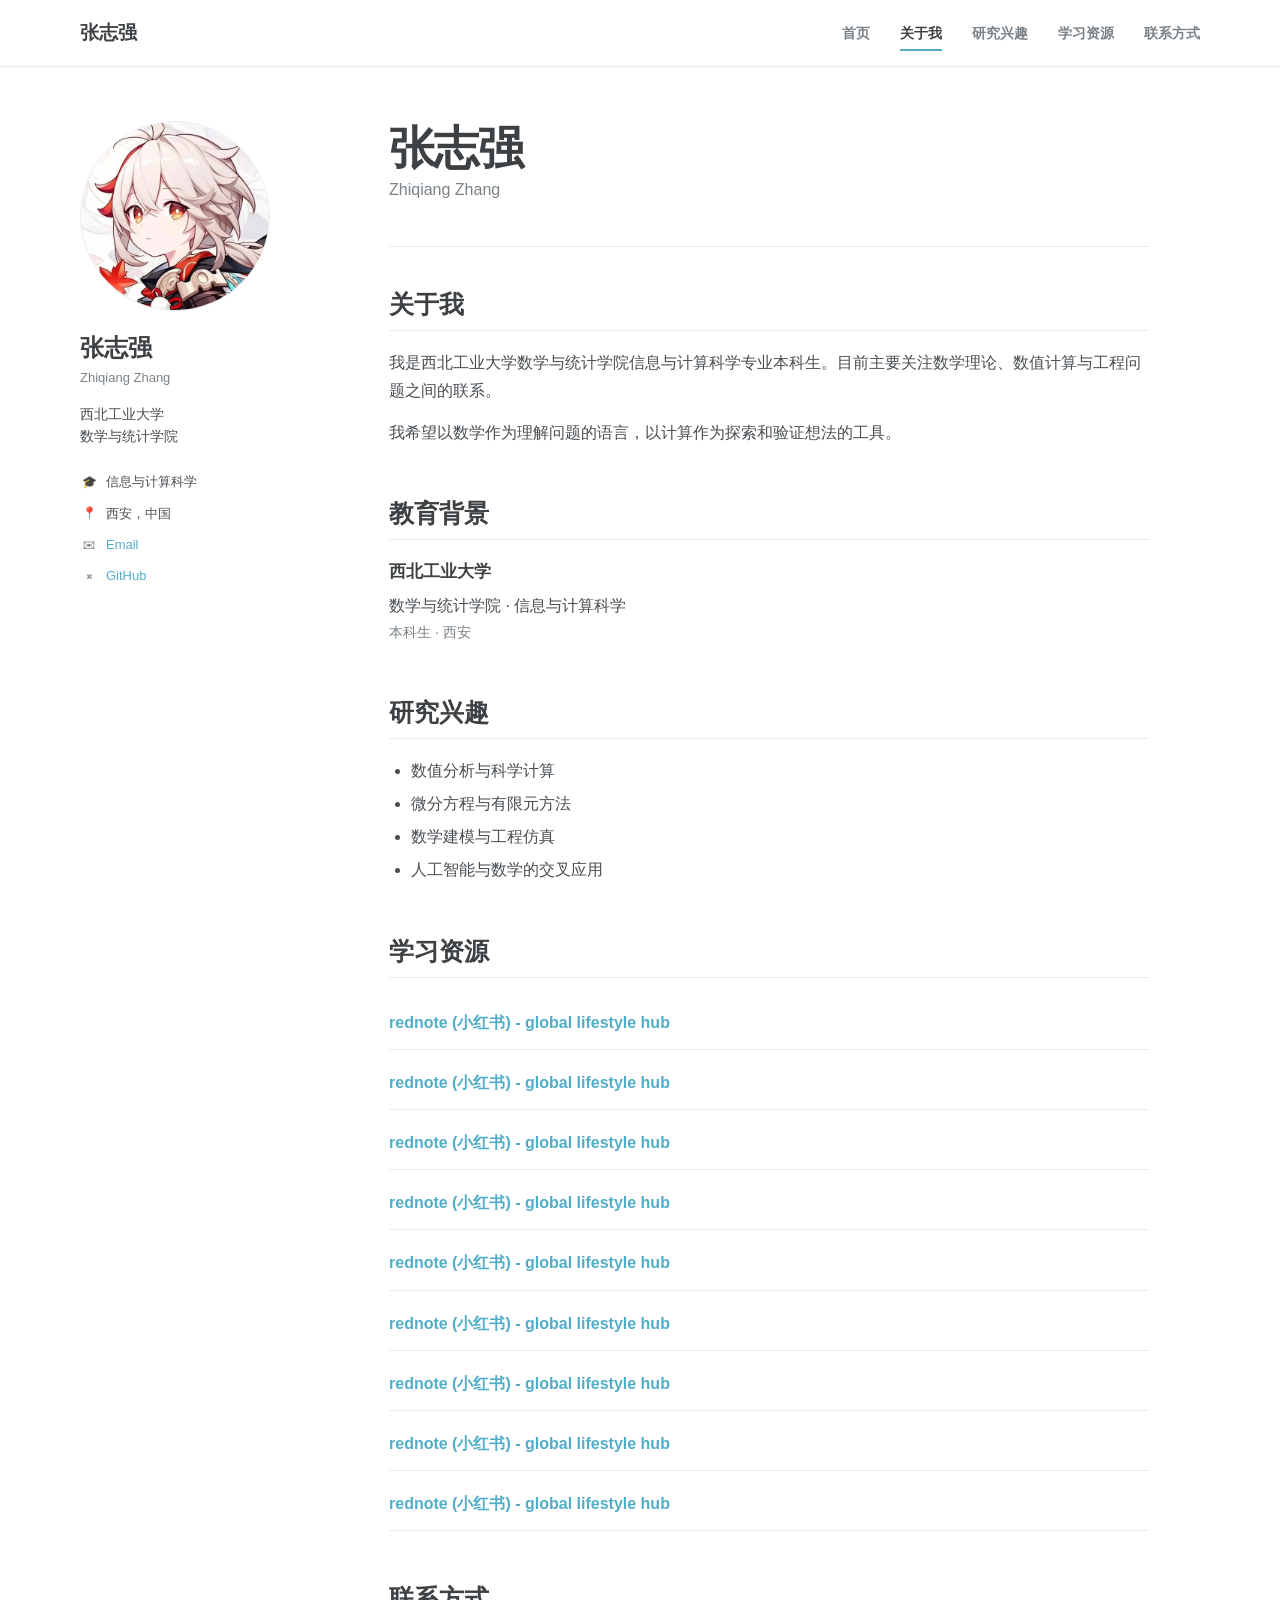
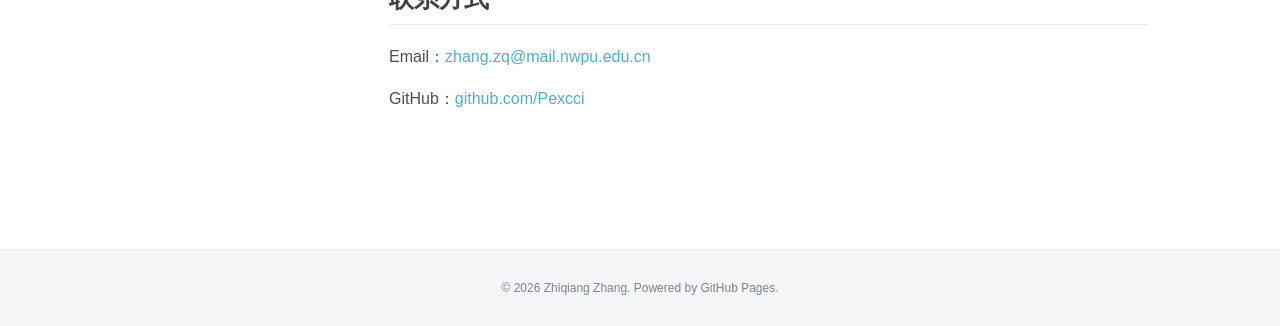
<file: index.html>
<!doctype html>
<html lang="zh-CN">
  <head>
    <meta charset="UTF-8" />
    <meta name="viewport" content="width=device-width, initial-scale=1, viewport-fit=cover" />
    <meta name="description" content="张志强，西北工业大学信息与计算科学专业本科生。" />
    <meta name="theme-color" content="#ffffff" />
    <meta name="apple-mobile-web-app-capable" content="yes" />
    <meta name="apple-mobile-web-app-title" content="张志强" />
    <title>张志强 | Zhiqiang Zhang</title>
    <link rel="manifest" href="manifest.webmanifest" />
    <link rel="icon" href="assets/icon.svg" type="image/svg+xml" />
    <link rel="apple-touch-icon" href="assets/icon.svg" />
    <link rel="stylesheet" href="styles.css" />
    <script src="script.js" defer></script>
  </head>
  <body>
    <a class="skip-link" href="#main">跳到正文</a>

    <header class="masthead">
      <nav class="nav-container" aria-label="主导航">
        <a class="site-title" href="#top">张志强</a>
        <button class="nav-toggle" type="button" aria-expanded="false" aria-controls="site-nav">
          <span></span><span></span><span></span>
          <span class="sr-only">打开导航菜单</span>
        </button>
        <div class="site-nav" id="site-nav">
          <a href="#top">首页</a>
          <a href="#about">关于我</a>
          <a href="#interests">研究兴趣</a>
          <a href="#resources">学习资源</a>
          <a href="#contact">联系方式</a>
        </div>
      </nav>
    </header>

    <main class="page" id="main">
      <aside class="sidebar" aria-label="个人资料">
        <img class="author-avatar" src="assets/avatar.jpg" alt="张志强的头像" />
        <div class="author-content">
          <h2>张志强</h2>
          <p class="author-name-en">Zhiqiang Zhang</p>
          <p class="author-bio">西北工业大学<br />数学与统计学院</p>
          <a class="follow-button" href="https://github.com/Pexcci" target="_blank" rel="noreferrer">Follow</a>
          <ul class="author-links">
            <li><span aria-hidden="true">🎓</span> 信息与计算科学</li>
            <li><span aria-hidden="true">📍</span> 西安，中国</li>
            <li><span aria-hidden="true">✉</span> <a href="mailto:zhang.zq@mail.nwpu.edu.cn">Email</a></li>
            <li><span aria-hidden="true">⌘</span> <a href="https://github.com/Pexcci" target="_blank" rel="noreferrer">GitHub</a></li>
          </ul>
        </div>
      </aside>

      <article class="content" id="top">
        <header class="page-header">
          <h1>张志强</h1>
          <p>Zhiqiang Zhang</p>
        </header>

        <section id="about">
          <h2>关于我</h2>
          <p>
            我是西北工业大学数学与统计学院信息与计算科学专业本科生。目前主要关注数学理论、数值计算与工程问题之间的联系。
          </p>
          <p>
            我希望以数学作为理解问题的语言，以计算作为探索和验证想法的工具。
          </p>
        </section>

        <section id="education">
          <h2>教育背景</h2>
          <div class="education-item">
            <h3>西北工业大学</h3>
            <p>数学与统计学院 · 信息与计算科学</p>
            <p class="meta">本科生 · 西安</p>
          </div>
        </section>

        <section id="interests">
          <h2>研究兴趣</h2>
          <ul>
            <li>数值分析与科学计算</li>
            <li>微分方程与有限元方法</li>
            <li>数学建模与工程仿真</li>
            <li>人工智能与数学的交叉应用</li>
          </ul>
        </section>

        <section id="resources">
          <h2>学习资源</h2>
          <ul class="resource-list">
            <li>
              <a href="https://www.xiaohongshu.com/explore/6a81c0f1000000002202fdb8?xsec_token=ABVVDSC_Yxmw98XbPkKU3cT-LxOrxcHC2kDjVQnd2-SQU=&amp;xsec_source=pc_user" target="_blank" rel="noreferrer">
                PDE中的极值原理
              </a>
            </li>
            <li>
              <a href="https://www.xiaohongshu.com/explore/6a7852f9000000002c006155?xsec_token=ABCHBkfo8jTHSUKE0X6fv8lLbWGMFRFav4lQDmKH9yQ_s=&amp;xsec_source=pc_user" target="_blank" rel="noreferrer">
                ODE在振动问题中的应用
              </a>
            </li>
            <li>
              <a href="https://www.xiaohongshu.com/explore/6a75d3700000000033035fe3?xsec_token=ABWzwEDPWdgGjqtRFrCiYt2DD2BnlLBh0tCaa26vK7mYs=&amp;xsec_source=pc_user" target="_blank" rel="noreferrer">
                ODE中的几个重要概念
              </a>
            </li>
            <li>
              <a href="https://www.xiaohongshu.com/explore/6a2d6a4f000000003502abbe?xsec_token=ABk42w9_3qa2Mjbns6UnB2yxhOGpGcN2S3giscQtUhceo=&amp;xsec_source=pc_user" target="_blank" rel="noreferrer">
                NPU数值分析期中（2025）
              </a>
            </li>
            <li>
              <a href="https://www.xiaohongshu.com/explore/6a2d68fa000000003503053f?xsec_token=ABk42w9_3qa2Mjbns6UnB2y2A_GQxzQHav5mD6D9Do7UQ=&amp;xsec_source=pc_user" target="_blank" rel="noreferrer">
                NPU数值分析期中（2024）
              </a>
            </li>
            <li>
              <a href="https://www.xiaohongshu.com/explore/6a2d63210000000022027649?xsec_token=ABk42w9_3qa2Mjbns6UnB2y4JY3LomFCDNKmpt_P0rywo=&amp;xsec_source=pc_user" target="_blank" rel="noreferrer">
                NPU数值分析期末（2024）
              </a>
            </li>
            <li>
              <a href="https://www.xiaohongshu.com/explore/6a0350f2000000003503a087?xsec_token=ABKCleoCKhTRG6PHSp49fuGyp6nQXC6x2Q1Bc5bElRu6U=&amp;xsec_source=pc_user" target="_blank" rel="noreferrer">
                NPU数值分析期末（2023）
              </a>
            </li>
            <li>
              <a href="https://www.xiaohongshu.com/explore/69d383d60000000023013a4c?xsec_token=ABsl5JYBFFWLkAsLMcCXubapgxtsEkmGj_SzWrrrYaVGA=&amp;xsec_source=pc_user" target="_blank" rel="noreferrer">
                实变函数第二章作业
              </a>
            </li>
            <li>
              <a href="https://www.xiaohongshu.com/explore/69ce838a000000001b0025ef?xsec_token=ABKqzrdD-iMAwFNTlMuUis1il6ylaIlx0Ips7P5q1yj54=&amp;xsec_source=pc_user" target="_blank" rel="noreferrer">
                实变函数第一章作业
              </a>
            </li>
          </ul>
        </section>

        <section id="contact">
          <h2>联系方式</h2>
          <p>
            Email：<a href="mailto:zhang.zq@mail.nwpu.edu.cn">zhang.zq@mail.nwpu.edu.cn</a>
          </p>
          <p>
            GitHub：<a href="https://github.com/Pexcci" target="_blank" rel="noreferrer">github.com/Pexcci</a>
          </p>
        </section>
      </article>
    </main>

    <footer class="site-footer">
      <p>© <span id="year"></span> Zhiqiang Zhang. Powered by GitHub Pages.</p>
    </footer>
  </body>
</html>
</file>
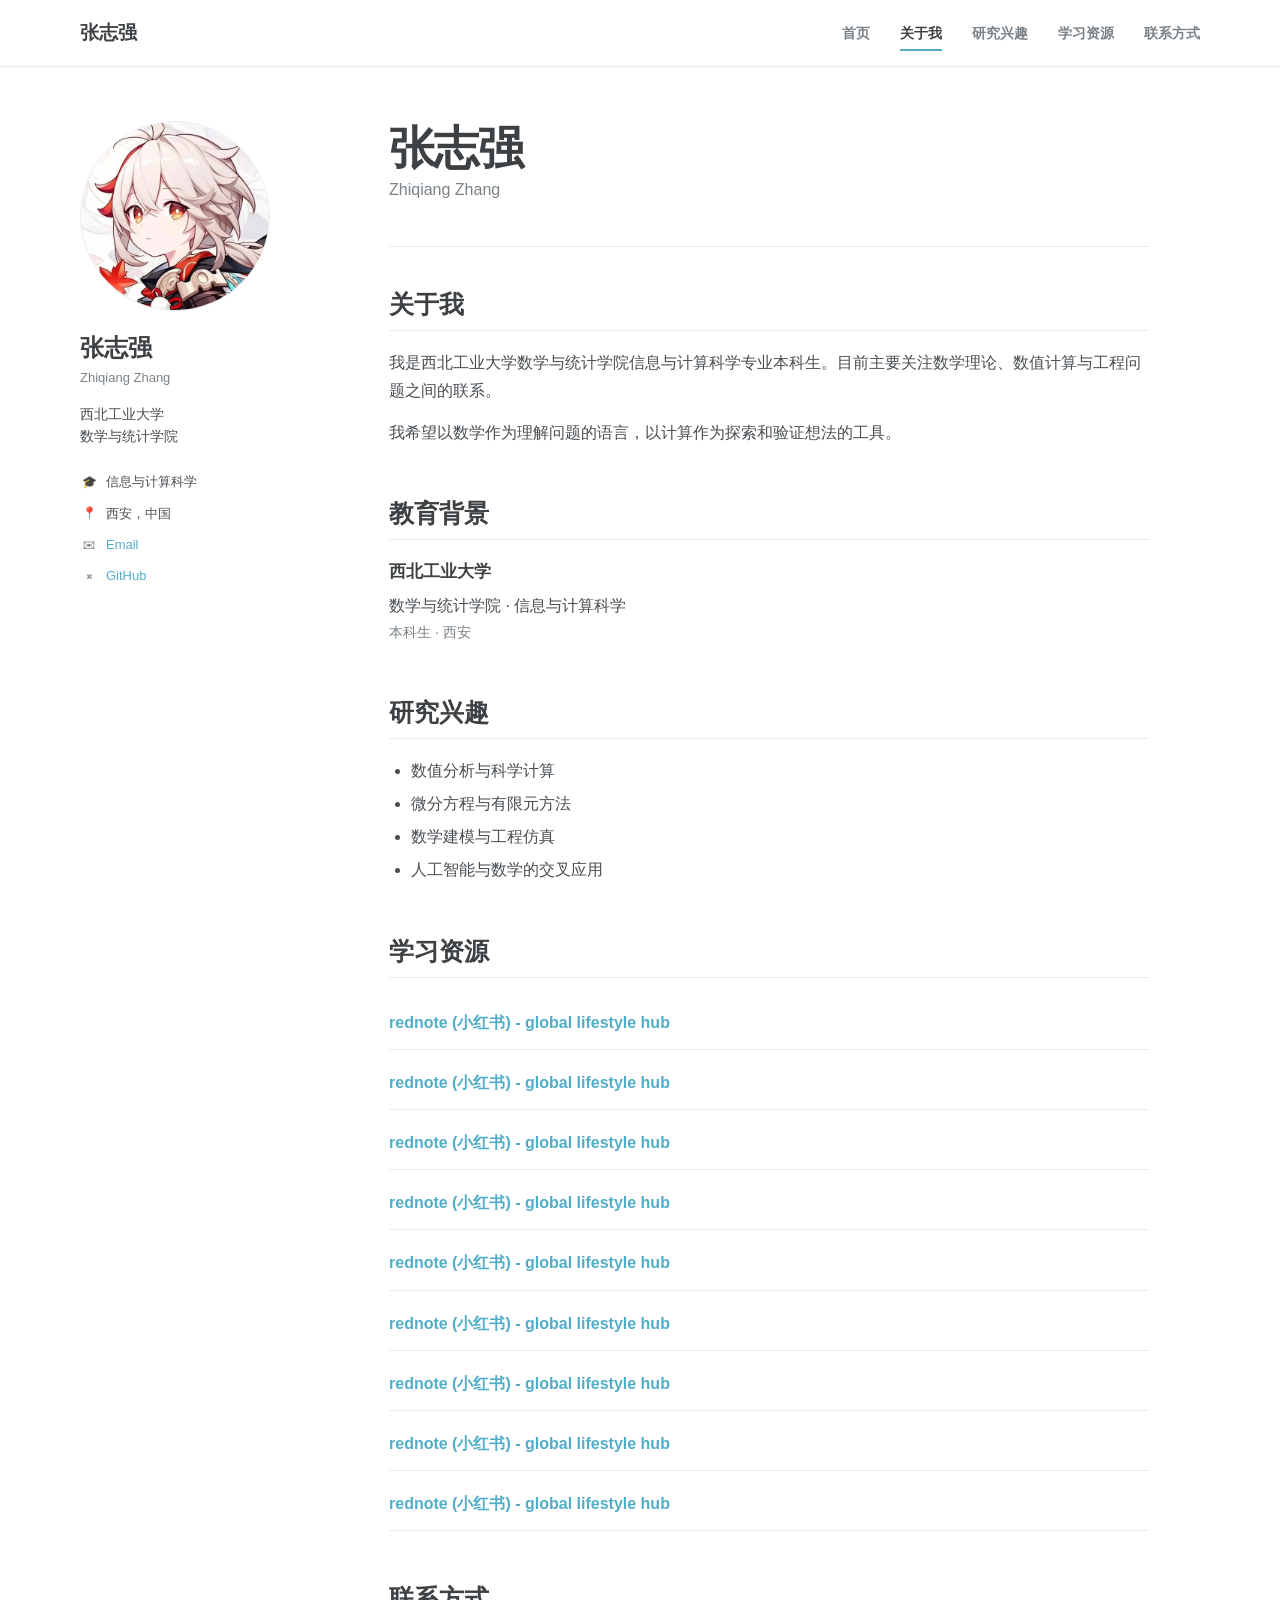
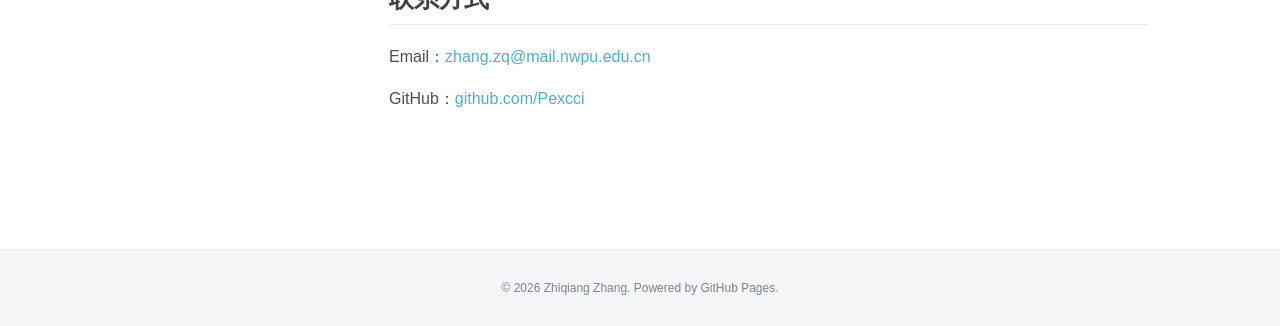
<file: standalone.html>
<!doctype html>
<html lang="zh-CN">
  <head>
    <meta charset="UTF-8" />
    <meta name="viewport" content="width=device-width, initial-scale=1, viewport-fit=cover" />
    <meta name="description" content="张志强，西北工业大学信息与计算科学专业本科生。" />
    <meta name="theme-color" content="#ffffff" />
    <meta name="apple-mobile-web-app-capable" content="yes" />
    <meta name="apple-mobile-web-app-title" content="张志强" />
    <title>张志强 | Zhiqiang Zhang</title>
    <link rel="icon" href="[data-uri]" type="image/svg+xml" />
    <link rel="apple-touch-icon" href="[data-uri]" />
    <style>
:root {
  --text: #494e52;
  --heading: #3d4144;
  --muted: #7a8288;
  --link: #52adc8;
  --link-hover: #2f7f98;
  --border: #e9ecef;
  --soft: #f5f6f7;
  --white: #fff;
  --page-width: 1120px;
  --sans: -apple-system, BlinkMacSystemFont, "Segoe UI", "Helvetica Neue", Arial, "PingFang SC", "Microsoft YaHei", sans-serif;
}

* {
  box-sizing: border-box;
}

html {
  scroll-behavior: smooth;
  scroll-padding-top: 90px;
}

body {
  min-height: 100vh;
  min-height: 100dvh;
  margin: 0;
  color: var(--text);
  background: var(--white);
  font-family: var(--sans);
  font-size: 16px;
  line-height: 1.7;
  -webkit-font-smoothing: antialiased;
}

a {
  color: var(--link);
  text-decoration: none;
  transition: color 0.15s ease;
}

a:hover,
a:focus {
  color: var(--link-hover);
  text-decoration: underline;
}

button,
a {
  touch-action: manipulation;
  -webkit-tap-highlight-color: transparent;
}

.sr-only {
  position: absolute;
  width: 1px;
  height: 1px;
  padding: 0;
  margin: -1px;
  overflow: hidden;
  clip: rect(0, 0, 0, 0);
  white-space: nowrap;
  border: 0;
}

.skip-link {
  position: fixed;
  z-index: 1000;
  top: -80px;
  left: 16px;
  padding: 8px 14px;
  color: var(--white);
  background: var(--heading);
  border-radius: 3px;
}

.skip-link:focus {
  top: 16px;
}

.masthead {
  position: sticky;
  z-index: 100;
  top: 0;
  padding-top: env(safe-area-inset-top);
  background: rgba(255, 255, 255, 0.96);
  border-bottom: 1px solid var(--border);
  box-shadow: 0 1px 1px rgba(0, 0, 0, 0.025);
  backdrop-filter: blur(10px);
}

.nav-container {
  display: flex;
  width: min(var(--page-width), calc(100% - 40px));
  min-height: 66px;
  margin: 0 auto;
  align-items: center;
}

.site-title {
  color: var(--heading);
  font-size: 19px;
  font-weight: 700;
}

.site-title:hover {
  color: var(--heading);
  text-decoration: none;
}

.site-nav {
  display: flex;
  gap: 30px;
  margin-left: auto;
}

.site-nav a {
  position: relative;
  padding: 22px 0 20px;
  color: var(--muted);
  font-size: 14px;
  font-weight: 600;
}

.site-nav a::after {
  position: absolute;
  right: 0;
  bottom: 15px;
  left: 0;
  height: 2px;
  content: "";
  background: var(--link);
  transform: scaleX(0);
  transition: transform 0.18s ease;
}

.site-nav a:hover,
.site-nav a.active {
  color: var(--heading);
  text-decoration: none;
}

.site-nav a:hover::after,
.site-nav a.active::after {
  transform: scaleX(1);
}

.nav-toggle {
  display: none;
}

.page {
  display: grid;
  grid-template-columns: 245px minmax(0, 1fr);
  gap: 64px;
  width: min(var(--page-width), calc(100% - 40px));
  min-height: calc(100vh - 160px);
  margin: 0 auto;
  padding: 54px 0 90px;
}

.sidebar {
  align-self: start;
}

.author-avatar {
  display: block;
  width: 190px;
  height: 190px;
  margin-bottom: 22px;
  object-fit: cover;
  object-position: center 18%;
  border: 1px solid var(--border);
  border-radius: 50%;
}

.author-content h2 {
  margin: 0;
  color: var(--heading);
  font-size: 24px;
  line-height: 1.25;
}

.author-name-en {
  margin: 4px 0 15px;
  color: var(--muted);
  font-size: 13px;
}

.author-bio {
  margin: 0 0 18px;
  font-size: 14px;
  line-height: 1.55;
}

.follow-button {
  display: none;
  padding: 8px 20px;
  color: var(--heading);
  background: var(--soft);
  border: 1px solid #d9dcde;
  border-radius: 4px;
  font-size: 13px;
  font-weight: 600;
  text-align: center;
}

.follow-button:hover {
  color: var(--heading);
  text-decoration: none;
  background: #eceeef;
}

.author-links {
  padding: 0;
  margin: 24px 0 0;
  list-style: none;
  font-size: 13px;
}

.author-links li {
  display: flex;
  gap: 8px;
  align-items: center;
  margin-bottom: 9px;
}

.author-links li > span {
  width: 18px;
  color: var(--muted);
  font-size: 12px;
  text-align: center;
}

.content {
  max-width: 760px;
}

.page-header {
  padding-bottom: 28px;
  margin-bottom: 36px;
  border-bottom: 1px solid var(--border);
}

.page-header h1 {
  margin: 0;
  color: var(--heading);
  font-size: clamp(35px, 5vw, 46px);
  font-weight: 700;
  line-height: 1.2;
  letter-spacing: -0.035em;
}

.page-header p {
  margin: 7px 0 0;
  color: var(--muted);
  font-size: 16px;
}

.content section {
  padding-top: 4px;
  margin-bottom: 46px;
}

.content h2 {
  padding-bottom: 8px;
  margin: 0 0 18px;
  color: var(--heading);
  border-bottom: 1px solid var(--border);
  font-size: 25px;
  line-height: 1.4;
}

.content h3 {
  margin: 0 0 5px;
  color: var(--heading);
  font-size: 17px;
}

.content p {
  margin: 0 0 15px;
}

.content ul {
  padding-left: 1.35em;
  margin: 0;
}

.content li {
  margin-bottom: 6px;
}

.education-item p {
  margin: 2px 0;
}

.education-item .meta {
  color: var(--muted);
  font-size: 14px;
}

.resource-list {
  padding: 0 !important;
  list-style: none;
}

.resource-list li {
  padding: 13px 0;
  border-bottom: 1px solid var(--border);
}

.resource-list a {
  font-weight: 600;
}

.site-footer {
  padding: 28px 20px calc(28px + env(safe-area-inset-bottom));
  color: var(--muted);
  background: var(--soft);
  border-top: 1px solid var(--border);
  font-size: 12px;
  text-align: center;
}

.site-footer p {
  margin: 0;
}

@media (min-width: 901px) {
  .sidebar {
    position: sticky;
    top: 100px;
  }
}

@media (max-width: 900px) {
  .page {
    grid-template-columns: 190px minmax(0, 1fr);
    gap: 40px;
  }

  .author-avatar {
    width: 160px;
    height: 160px;
  }
}

@media (max-width: 680px) {
  .nav-container {
    position: relative;
    width: calc(100% - 28px);
  }

  .nav-toggle {
    position: relative;
    display: block;
    width: 42px;
    height: 42px;
    padding: 0;
    margin-left: auto;
    cursor: pointer;
    background: transparent;
    border: 0;
  }

  .nav-toggle > span:not(.sr-only) {
    position: absolute;
    right: 8px;
    width: 24px;
    height: 2px;
    background: var(--heading);
    transition: transform 0.2s ease, opacity 0.2s ease;
  }

  .nav-toggle > span:nth-child(1) { top: 13px; }
  .nav-toggle > span:nth-child(2) { top: 20px; }
  .nav-toggle > span:nth-child(3) { top: 27px; }
  .nav-toggle[aria-expanded="true"] > span:nth-child(1) { top: 20px; transform: rotate(45deg); }
  .nav-toggle[aria-expanded="true"] > span:nth-child(2) { opacity: 0; }
  .nav-toggle[aria-expanded="true"] > span:nth-child(3) { top: 20px; transform: rotate(-45deg); }

  .site-nav {
    position: absolute;
    top: 66px;
    right: -14px;
    left: -14px;
    display: none;
    gap: 0;
    padding: 8px 14px 12px;
    background: var(--white);
    border-bottom: 1px solid var(--border);
    box-shadow: 0 6px 12px rgba(0, 0, 0, 0.06);
  }

  .site-nav.open {
    display: grid;
  }

  .site-nav a {
    padding: 11px 4px;
  }

  .site-nav a::after {
    display: none;
  }

  .page {
    display: block;
    width: calc(100% - 32px);
    padding-top: 35px;
  }

  .sidebar {
    display: grid;
    grid-template-columns: 105px minmax(0, 1fr);
    gap: 20px;
    padding-bottom: 34px;
    margin-bottom: 36px;
    border-bottom: 1px solid var(--border);
  }

  .author-avatar {
    width: 105px;
    height: 105px;
    margin: 0;
  }

  .author-content h2 {
    font-size: 21px;
  }

  .author-name-en {
    margin-bottom: 9px;
  }

  .author-bio {
    margin-bottom: 12px;
  }

  .follow-button {
    display: inline-block;
  }

  .author-links {
    display: none;
    grid-column: 1 / -1;
    margin: 2px 0 0;
  }

  .sidebar.links-open .author-links {
    display: block;
  }

  .content {
    max-width: none;
  }

  .page-header {
    margin-bottom: 32px;
  }

  .content section {
    margin-bottom: 39px;
  }
}

@media (max-width: 380px) {
  body { font-size: 15px; }
  .sidebar { grid-template-columns: 88px minmax(0, 1fr); gap: 16px; }
  .author-avatar { width: 88px; height: 88px; }
  .author-content h2 { font-size: 19px; }
  .author-bio { font-size: 12px; }
  .page-header h1 { font-size: 34px; }
}

@media (prefers-reduced-motion: reduce) {
  html { scroll-behavior: auto; }
  *, *::before, *::after { transition-duration: 0.01ms !important; }
}

    </style>
  </head>
  <body>
    <a class="skip-link" href="#main">跳到正文</a>

    <header class="masthead">
      <nav class="nav-container" aria-label="主导航">
        <a class="site-title" href="#top">张志强</a>
        <button class="nav-toggle" type="button" aria-expanded="false" aria-controls="site-nav">
          <span></span><span></span><span></span>
          <span class="sr-only">打开导航菜单</span>
        </button>
        <div class="site-nav" id="site-nav">
          <a href="#top">首页</a>
          <a href="#about">关于我</a>
          <a href="#interests">研究兴趣</a>
          <a href="#resources">学习资源</a>
          <a href="#contact">联系方式</a>
        </div>
      </nav>
    </header>

    <main class="page" id="main">
      <aside class="sidebar" aria-label="个人资料">
        <img class="author-avatar" src="[data-uri]" alt="张志强的头像" />
        <div class="author-content">
          <h2>张志强</h2>
          <p class="author-name-en">Zhiqiang Zhang</p>
          <p class="author-bio">西北工业大学<br />数学与统计学院</p>
          <a class="follow-button" href="https://github.com/Pexcci" target="_blank" rel="noreferrer">Follow</a>
          <ul class="author-links">
            <li><span aria-hidden="true">🎓</span> 信息与计算科学</li>
            <li><span aria-hidden="true">📍</span> 西安，中国</li>
            <li><span aria-hidden="true">✉</span> <a href="mailto:zhang.zq@mail.nwpu.edu.cn">Email</a></li>
            <li><span aria-hidden="true">⌘</span> <a href="https://github.com/Pexcci" target="_blank" rel="noreferrer">GitHub</a></li>
          </ul>
        </div>
      </aside>

      <article class="content" id="top">
        <header class="page-header">
          <h1>张志强</h1>
          <p>Zhiqiang Zhang</p>
        </header>

        <section id="about">
          <h2>关于我</h2>
          <p>
            我是西北工业大学数学与统计学院信息与计算科学专业本科生。目前主要关注数学理论、数值计算与工程问题之间的联系。
          </p>
          <p>
            我希望以数学作为理解问题的语言，以计算作为探索和验证想法的工具。
          </p>
        </section>

        <section id="education">
          <h2>教育背景</h2>
          <div class="education-item">
            <h3>西北工业大学</h3>
            <p>数学与统计学院 · 信息与计算科学</p>
            <p class="meta">本科生 · 西安</p>
          </div>
        </section>

        <section id="interests">
          <h2>研究兴趣</h2>
          <ul>
            <li>数值分析与科学计算</li>
            <li>微分方程与有限元方法</li>
            <li>数学建模与工程仿真</li>
            <li>人工智能与数学的交叉应用</li>
          </ul>
        </section>

        <section id="resources">
          <h2>学习资源</h2>
          <ul class="resource-list">
            <li>
              <a href="https://www.xiaohongshu.com/explore/6a81c0f1000000002202fdb8?xsec_token=ABVVDSC_Yxmw98XbPkKU3cT-LxOrxcHC2kDjVQnd2-SQU=&amp;xsec_source=pc_user" target="_blank" rel="noreferrer">
                PDE中的极值原理
              </a>
            </li>
            <li>
              <a href="https://www.xiaohongshu.com/explore/6a7852f9000000002c006155?xsec_token=ABCHBkfo8jTHSUKE0X6fv8lLbWGMFRFav4lQDmKH9yQ_s=&amp;xsec_source=pc_user" target="_blank" rel="noreferrer">
                ODE在振动问题中的应用
              </a>
            </li>
            <li>
              <a href="https://www.xiaohongshu.com/explore/6a75d3700000000033035fe3?xsec_token=ABWzwEDPWdgGjqtRFrCiYt2DD2BnlLBh0tCaa26vK7mYs=&amp;xsec_source=pc_user" target="_blank" rel="noreferrer">
                ODE中的几个重要概念
              </a>
            </li>
            <li>
              <a href="https://www.xiaohongshu.com/explore/6a2d6a4f000000003502abbe?xsec_token=ABk42w9_3qa2Mjbns6UnB2yxhOGpGcN2S3giscQtUhceo=&amp;xsec_source=pc_user" target="_blank" rel="noreferrer">
                NPU数值分析期中（2025）
              </a>
            </li>
            <li>
              <a href="https://www.xiaohongshu.com/explore/6a2d68fa000000003503053f?xsec_token=ABk42w9_3qa2Mjbns6UnB2y2A_GQxzQHav5mD6D9Do7UQ=&amp;xsec_source=pc_user" target="_blank" rel="noreferrer">
                NPU数值分析期中（2024）
              </a>
            </li>
            <li>
              <a href="https://www.xiaohongshu.com/explore/6a2d63210000000022027649?xsec_token=ABk42w9_3qa2Mjbns6UnB2y4JY3LomFCDNKmpt_P0rywo=&amp;xsec_source=pc_user" target="_blank" rel="noreferrer">
                NPU数值分析期末（2024）
              </a>
            </li>
            <li>
              <a href="https://www.xiaohongshu.com/explore/6a0350f2000000003503a087?xsec_token=ABKCleoCKhTRG6PHSp49fuGyp6nQXC6x2Q1Bc5bElRu6U=&amp;xsec_source=pc_user" target="_blank" rel="noreferrer">
                NPU数值分析期末（2023）
              </a>
            </li>
            <li>
              <a href="https://www.xiaohongshu.com/explore/69d383d60000000023013a4c?xsec_token=ABsl5JYBFFWLkAsLMcCXubapgxtsEkmGj_SzWrrrYaVGA=&amp;xsec_source=pc_user" target="_blank" rel="noreferrer">
                实变函数第二章作业
              </a>
            </li>
            <li>
              <a href="https://www.xiaohongshu.com/explore/69ce838a000000001b0025ef?xsec_token=ABKqzrdD-iMAwFNTlMuUis1il6ylaIlx0Ips7P5q1yj54=&amp;xsec_source=pc_user" target="_blank" rel="noreferrer">
                实变函数第一章作业
              </a>
            </li>
          </ul>
        </section>

        <section id="contact">
          <h2>联系方式</h2>
          <p>
            Email：<a href="mailto:zhang.zq@mail.nwpu.edu.cn">zhang.zq@mail.nwpu.edu.cn</a>
          </p>
          <p>
            GitHub：<a href="https://github.com/Pexcci" target="_blank" rel="noreferrer">github.com/Pexcci</a>
          </p>
        </section>
      </article>
    </main>

    <footer class="site-footer">
      <p>© <span id="year"></span> Zhiqiang Zhang. Powered by GitHub Pages.</p>
    </footer>
    <script>
(() => {
  const navToggle = document.querySelector(".nav-toggle");
  const nav = document.querySelector(".site-nav");
  const followButton = document.querySelector(".follow-button");
  const sidebar = document.querySelector(".sidebar");

  navToggle.addEventListener("click", () => {
    const open = navToggle.getAttribute("aria-expanded") === "true";
    navToggle.setAttribute("aria-expanded", String(!open));
    nav.classList.toggle("open", !open);
  });

  nav.querySelectorAll("a").forEach((link) => link.addEventListener("click", () => {
    navToggle.setAttribute("aria-expanded", "false");
    nav.classList.remove("open");
  }));

  followButton.addEventListener("click", (event) => {
    if (window.innerWidth <= 680 && !sidebar.classList.contains("links-open")) {
      event.preventDefault();
      sidebar.classList.add("links-open");
      followButton.textContent = "Profile links";
    }
  });

  const sections = [...document.querySelectorAll("main section")];
  const links = [...nav.querySelectorAll('a[href^="#"]')];
  const sectionObserver = new IntersectionObserver((entries) => {
    entries.forEach((entry) => {
      if (!entry.isIntersecting) return;
      links.forEach((link) => link.classList.toggle("active", link.hash === `#${entry.target.id}`));
    });
  }, { rootMargin: "-25% 0px -65%" });
  sections.forEach((section) => sectionObserver.observe(section));

  document.querySelector("#year").textContent = new Date().getFullYear();

  const resourceList = document.querySelector(".resource-list");
  if (resourceList) {
    fetch(`./resources.json?v=${Date.now()}`, { cache: "no-store" })
      .then((response) => {
        if (!response.ok) throw new Error("Resource data unavailable");
        return response.json();
      })
      .then((resources) => {
        if (!Array.isArray(resources) || resources.length === 0) return;
        const fragment = document.createDocumentFragment();
        resources.forEach((resource) => {
          if (!resource?.title || !resource?.url) return;
          const item = document.createElement("li");
          const link = document.createElement("a");
          link.href = resource.url;
          link.target = "_blank";
          link.rel = "noreferrer";
          link.textContent = resource.title;
          item.append(link);
          fragment.append(item);
        });
        if (fragment.childElementCount > 0) resourceList.replaceChildren(fragment);
      })
      .catch(() => {});
  }

  if ("serviceWorker" in navigator && location.protocol.startsWith("http")) {
    window.addEventListener("load", () => navigator.serviceWorker.register("./sw.js").catch(() => {}));
  }
})();

    </script>
  </body>
</html>
</file>
<file: styles.css>
:root {
  --text: #494e52;
  --heading: #3d4144;
  --muted: #7a8288;
  --link: #52adc8;
  --link-hover: #2f7f98;
  --border: #e9ecef;
  --soft: #f5f6f7;
  --white: #fff;
  --page-width: 1120px;
  --sans: -apple-system, BlinkMacSystemFont, "Segoe UI", "Helvetica Neue", Arial, "PingFang SC", "Microsoft YaHei", sans-serif;
}

* {
  box-sizing: border-box;
}

html {
  scroll-behavior: smooth;
  scroll-padding-top: 90px;
}

body {
  min-height: 100vh;
  min-height: 100dvh;
  margin: 0;
  color: var(--text);
  background: var(--white);
  font-family: var(--sans);
  font-size: 16px;
  line-height: 1.7;
  -webkit-font-smoothing: antialiased;
}

a {
  color: var(--link);
  text-decoration: none;
  transition: color 0.15s ease;
}

a:hover,
a:focus {
  color: var(--link-hover);
  text-decoration: underline;
}

button,
a {
  touch-action: manipulation;
  -webkit-tap-highlight-color: transparent;
}

.sr-only {
  position: absolute;
  width: 1px;
  height: 1px;
  padding: 0;
  margin: -1px;
  overflow: hidden;
  clip: rect(0, 0, 0, 0);
  white-space: nowrap;
  border: 0;
}

.skip-link {
  position: fixed;
  z-index: 1000;
  top: -80px;
  left: 16px;
  padding: 8px 14px;
  color: var(--white);
  background: var(--heading);
  border-radius: 3px;
}

.skip-link:focus {
  top: 16px;
}

.masthead {
  position: sticky;
  z-index: 100;
  top: 0;
  padding-top: env(safe-area-inset-top);
  background: rgba(255, 255, 255, 0.96);
  border-bottom: 1px solid var(--border);
  box-shadow: 0 1px 1px rgba(0, 0, 0, 0.025);
  backdrop-filter: blur(10px);
}

.nav-container {
  display: flex;
  width: min(var(--page-width), calc(100% - 40px));
  min-height: 66px;
  margin: 0 auto;
  align-items: center;
}

.site-title {
  color: var(--heading);
  font-size: 19px;
  font-weight: 700;
}

.site-title:hover {
  color: var(--heading);
  text-decoration: none;
}

.site-nav {
  display: flex;
  gap: 30px;
  margin-left: auto;
}

.site-nav a {
  position: relative;
  padding: 22px 0 20px;
  color: var(--muted);
  font-size: 14px;
  font-weight: 600;
}

.site-nav a::after {
  position: absolute;
  right: 0;
  bottom: 15px;
  left: 0;
  height: 2px;
  content: "";
  background: var(--link);
  transform: scaleX(0);
  transition: transform 0.18s ease;
}

.site-nav a:hover,
.site-nav a.active {
  color: var(--heading);
  text-decoration: none;
}

.site-nav a:hover::after,
.site-nav a.active::after {
  transform: scaleX(1);
}

.nav-toggle {
  display: none;
}

.page {
  display: grid;
  grid-template-columns: 245px minmax(0, 1fr);
  gap: 64px;
  width: min(var(--page-width), calc(100% - 40px));
  min-height: calc(100vh - 160px);
  margin: 0 auto;
  padding: 54px 0 90px;
}

.sidebar {
  align-self: start;
}

.author-avatar {
  display: block;
  width: 190px;
  height: 190px;
  margin-bottom: 22px;
  object-fit: cover;
  object-position: center 18%;
  border: 1px solid var(--border);
  border-radius: 50%;
}

.author-content h2 {
  margin: 0;
  color: var(--heading);
  font-size: 24px;
  line-height: 1.25;
}

.author-name-en {
  margin: 4px 0 15px;
  color: var(--muted);
  font-size: 13px;
}

.author-bio {
  margin: 0 0 18px;
  font-size: 14px;
  line-height: 1.55;
}

.follow-button {
  display: none;
  padding: 8px 20px;
  color: var(--heading);
  background: var(--soft);
  border: 1px solid #d9dcde;
  border-radius: 4px;
  font-size: 13px;
  font-weight: 600;
  text-align: center;
}

.follow-button:hover {
  color: var(--heading);
  text-decoration: none;
  background: #eceeef;
}

.author-links {
  padding: 0;
  margin: 24px 0 0;
  list-style: none;
  font-size: 13px;
}

.author-links li {
  display: flex;
  gap: 8px;
  align-items: center;
  margin-bottom: 9px;
}

.author-links li > span {
  width: 18px;
  color: var(--muted);
  font-size: 12px;
  text-align: center;
}

.content {
  max-width: 760px;
}

.page-header {
  padding-bottom: 28px;
  margin-bottom: 36px;
  border-bottom: 1px solid var(--border);
}

.page-header h1 {
  margin: 0;
  color: var(--heading);
  font-size: clamp(35px, 5vw, 46px);
  font-weight: 700;
  line-height: 1.2;
  letter-spacing: -0.035em;
}

.page-header p {
  margin: 7px 0 0;
  color: var(--muted);
  font-size: 16px;
}

.content section {
  padding-top: 4px;
  margin-bottom: 46px;
}

.content h2 {
  padding-bottom: 8px;
  margin: 0 0 18px;
  color: var(--heading);
  border-bottom: 1px solid var(--border);
  font-size: 25px;
  line-height: 1.4;
}

.content h3 {
  margin: 0 0 5px;
  color: var(--heading);
  font-size: 17px;
}

.content p {
  margin: 0 0 15px;
}

.content ul {
  padding-left: 1.35em;
  margin: 0;
}

.content li {
  margin-bottom: 6px;
}

.education-item p {
  margin: 2px 0;
}

.education-item .meta {
  color: var(--muted);
  font-size: 14px;
}

.resource-list {
  padding: 0 !important;
  list-style: none;
}

.resource-list li {
  padding: 13px 0;
  border-bottom: 1px solid var(--border);
}

.resource-list a {
  font-weight: 600;
}

.site-footer {
  padding: 28px 20px calc(28px + env(safe-area-inset-bottom));
  color: var(--muted);
  background: var(--soft);
  border-top: 1px solid var(--border);
  font-size: 12px;
  text-align: center;
}

.site-footer p {
  margin: 0;
}

@media (min-width: 901px) {
  .sidebar {
    position: sticky;
    top: 100px;
  }
}

@media (max-width: 900px) {
  .page {
    grid-template-columns: 190px minmax(0, 1fr);
    gap: 40px;
  }

  .author-avatar {
    width: 160px;
    height: 160px;
  }
}

@media (max-width: 680px) {
  .nav-container {
    position: relative;
    width: calc(100% - 28px);
  }

  .nav-toggle {
    position: relative;
    display: block;
    width: 42px;
    height: 42px;
    padding: 0;
    margin-left: auto;
    cursor: pointer;
    background: transparent;
    border: 0;
  }

  .nav-toggle > span:not(.sr-only) {
    position: absolute;
    right: 8px;
    width: 24px;
    height: 2px;
    background: var(--heading);
    transition: transform 0.2s ease, opacity 0.2s ease;
  }

  .nav-toggle > span:nth-child(1) { top: 13px; }
  .nav-toggle > span:nth-child(2) { top: 20px; }
  .nav-toggle > span:nth-child(3) { top: 27px; }
  .nav-toggle[aria-expanded="true"] > span:nth-child(1) { top: 20px; transform: rotate(45deg); }
  .nav-toggle[aria-expanded="true"] > span:nth-child(2) { opacity: 0; }
  .nav-toggle[aria-expanded="true"] > span:nth-child(3) { top: 20px; transform: rotate(-45deg); }

  .site-nav {
    position: absolute;
    top: 66px;
    right: -14px;
    left: -14px;
    display: none;
    gap: 0;
    padding: 8px 14px 12px;
    background: var(--white);
    border-bottom: 1px solid var(--border);
    box-shadow: 0 6px 12px rgba(0, 0, 0, 0.06);
  }

  .site-nav.open {
    display: grid;
  }

  .site-nav a {
    padding: 11px 4px;
  }

  .site-nav a::after {
    display: none;
  }

  .page {
    display: block;
    width: calc(100% - 32px);
    padding-top: 35px;
  }

  .sidebar {
    display: grid;
    grid-template-columns: 105px minmax(0, 1fr);
    gap: 20px;
    padding-bottom: 34px;
    margin-bottom: 36px;
    border-bottom: 1px solid var(--border);
  }

  .author-avatar {
    width: 105px;
    height: 105px;
    margin: 0;
  }

  .author-content h2 {
    font-size: 21px;
  }

  .author-name-en {
    margin-bottom: 9px;
  }

  .author-bio {
    margin-bottom: 12px;
  }

  .follow-button {
    display: inline-block;
  }

  .author-links {
    display: none;
    grid-column: 1 / -1;
    margin: 2px 0 0;
  }

  .sidebar.links-open .author-links {
    display: block;
  }

  .content {
    max-width: none;
  }

  .page-header {
    margin-bottom: 32px;
  }

  .content section {
    margin-bottom: 39px;
  }
}

@media (max-width: 380px) {
  body { font-size: 15px; }
  .sidebar { grid-template-columns: 88px minmax(0, 1fr); gap: 16px; }
  .author-avatar { width: 88px; height: 88px; }
  .author-content h2 { font-size: 19px; }
  .author-bio { font-size: 12px; }
  .page-header h1 { font-size: 34px; }
}

@media (prefers-reduced-motion: reduce) {
  html { scroll-behavior: auto; }
  *, *::before, *::after { transition-duration: 0.01ms !important; }
}
</file>
